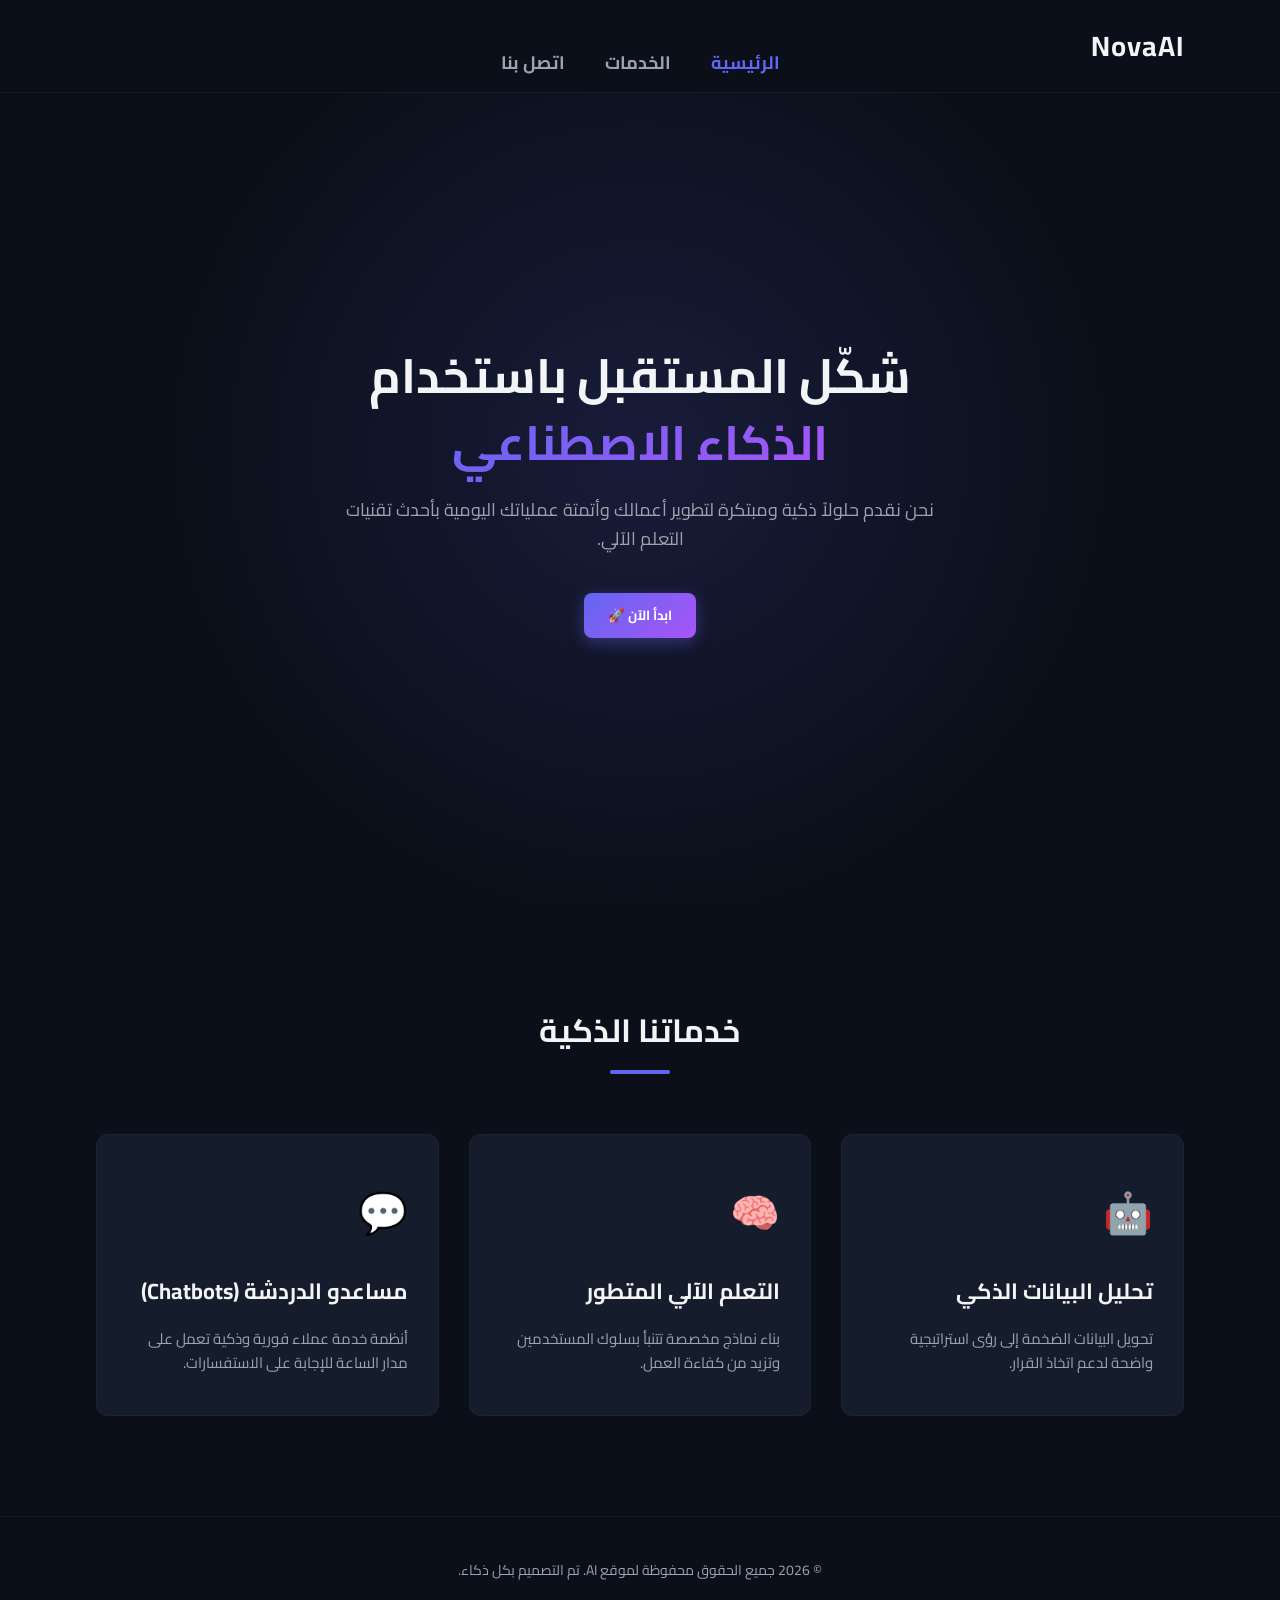
<file: index.html>
<!DOCTYPE html>
<html lang="ar" dir="rtl">
<head>
    <meta charset="UTF-8">
    <meta name="description" content="منصة ذكية للمحادثات الفورية والمكالمات الصوتية المباشرة مع مساعدك الشخصي NovaAI.">
    <meta name="viewport" content="width=device-width, initial-scale=1.0">
    <title>Nova AI</title>
    <link rel="stylesheet" href="style.css">
    <link rel="preconnect" href="https://fonts.googleapis.com">
    <link rel="preconnect" href="https://fonts.gstatic.com" crossorigin>
    <link href="https://fonts.googleapis.com/css2?family=Cairo:wght@300;400;700&display=swap" rel="stylesheet">
    
    <style>
        .modal-overlay {
            display: none;
            position: fixed;
            top: 0; left: 0; width: 100%; height: 100%;
            background-color: rgba(11, 15, 25, 0.85);
            backdrop-filter: blur(8px);
            justify-content: center;
            align-items: center;
            z-index: 9999;
        }

        .auth-container {
            background-color: #151c2c;
            padding: 30px;
            border-radius: 16px;
            box-shadow: 0 10px 40px rgba(0, 0, 0, 0.5);
            border: 1px solid rgba(255, 255, 255, 0.05);
            width: 90%;
            max-width: 400px;
            display: flex;
            flex-direction: column;
            gap: 15px;
            position: relative;
            color: #f3f4f6;
            text-align: right;
        }

        .close-modal {
            position: absolute;
            top: 15px; left: 15px;
            color: #9ca3af;
            cursor: pointer;
            font-size: 24px;
            line-height: 1;
        }
        .close-modal:hover { color: white; }

        .auth-container h3 {
            text-align: center;
            margin-bottom: 10px;
            font-size: 22px;
            font-weight: 700;
        }

        .auth-input {
            width: 100%;
            background-color: #0b0f19;
            border: 1px solid rgba(255, 255, 255, 0.1);
            padding: 12px 15px;
            border-radius: 8px;
            color: white;
            font-size: 14px;
            outline: none;
            transition: border-color 0.3s;
            text-align: right;
        }

        .auth-input:focus { border-color: #6366f1; }

        .auth-btn {
            background: linear-gradient(135deg, #6366f1, #a855f7);
            color: white;
            border: none;
            padding: 12px;
            border-radius: 8px;
            font-weight: bold;
            cursor: pointer;
            font-size: 16px;
            transition: opacity 0.3s;
        }
        .auth-btn:hover { opacity: 0.9; }

        .auth-toggle {
            font-size: 13px;
            color: #9ca3af;
            text-align: center;
            cursor: pointer;
            text-decoration: underline;
        }
    </style>
</head>
<body>

    <header>
        <div class="container navbar">
            <div class="logo">Nova<span>AI</span></div>
            <nav>
                <ul class="nav-links">
                    <li><a href="index.html" class="active">الرئيسية</a></li>
                    <li><a href="services.html">الخدمات</a></li>
                    <li><a href="contact.html">اتصل بنا</a></li>
                </ul>
            </nav>
        </div>
    </header>

    <section class="hero">
        <div class="container hero-content">
            <h1>شكّل المستقبل باستخدام <br><span>الذكاء الاصطناعي</span></h1>
            <p>نحن نقدم حلولاً ذكية ومبتكرة لتطوير أعمالك وأتمتة عملياتك اليومية بأحدث تقنيات التعلم الآلي.</p>
            <div class="hero-buttons">
                <button onclick="openAuthModal()" class="btn btn-primary" style="border:none; cursor:pointer;">ابدأ الآن 🚀</button>
            </div>
        </div>
    </section>

    <section class="services">
        <div class="container">
            <h2 class="section-title">خدماتنا الذكية</h2>
            <div class="services-grid">
                
                <div class="card">
                    <div class="card-icon">🤖</div>
                    <h3>تحليل البيانات الذكي</h3>
                    <p>تحويل البيانات الضخمة إلى رؤى استراتيجية واضحة لدعم اتخاذ القرار.</p>
                </div>

                <div class="card">
                    <div class="card-icon">🧠</div>
                    <h3>التعلم الآلي المتطور</h3>
                    <p>بناء نماذج مخصصة تتنبأ بسلوك المستخدمين وتزيد من كفاءة العمل.</p>
                </div>

                <div class="card">
                    <div class="card-icon">💬</div>
                    <h3>مساعدو الدردشة (Chatbots)</h3>
                    <p>أنظمة خدمة عملاء فورية وذكية تعمل على مدار الساعة للإجابة على الاستفسارات.</p>
                </div>

            </div>
        </div>
    </section>

    <div class="modal-overlay" id="authModal">
        <div class="auth-container">
            <span class="close-modal" onclick="closeAuthModal()">&times;</span>
            <h3 id="authTitle">تسجيل الدخول إلى NovaAI</h3>
            <input type="text" id="authName" class="auth-input" placeholder="الاسم الكامل" style="display: none;">
            <input type="email" id="authEmail" class="auth-input" placeholder="البريد الإلكتروني">
            <input type="password" id="authPass" class="auth-input" placeholder="كلمة المرور">
            <button class="auth-btn" id="authSubmitBtn" onclick="handleAuth()">دخول الآن</button>
            <div class="auth-toggle" id="authToggle" onclick="toggleAuthMode()">ليس لديك حساب؟ إنشاء حساب جديد</div>
        </div>
    </div>

    <footer>
        <p>&copy; 2026 جميع الحقوق محفوظة لموقع AI. تم التصميم بكل ذكاء.</p>
    </footer>

    <script>
        let isSignUpMode = false;

        function openAuthModal() {
            // إذا كان المستخدم قد سجل دخوله مسبقاً ولم يقم بعمل تسجيل خروج، يتم نقله فوراً لصفحة الذكاء الاصطناعي
            if (localStorage.getItem('nova_current_user')) {
                window.location.href = "ai.html";
            } else {
                document.getElementById('authModal').style.display = "flex";
            }
        }

        function closeAuthModal() {
            document.getElementById('authModal').style.display = "none";
        }

        function toggleAuthMode() {
            isSignUpMode = !isSignUpMode;
            const nameInput = document.getElementById('authName');
            const title = document.getElementById('authTitle');
            const btn = document.getElementById('authSubmitBtn');
            const toggleText = document.getElementById('authToggle');

            if (isSignUpMode) {
                title.innerText = "إنشاء حساب جديد";
                nameInput.style.display = "block";
                btn.innerText = "تسجيل الحساب";
                toggleText.innerText = "لديك حساب بالفعل؟ تسجيل الدخول";
            } else {
                title.innerText = "تسجيل الدخول إلى NovaAI";
                nameInput.style.display = "none";
                btn.innerText = "دخول الآن";
                toggleText.innerText = "ليس لديك حساب؟ إنشاء حساب جديد";
            }
        }

        function handleAuth() {
            const name = document.getElementById('authName').value.trim();
            const email = document.getElementById('authEmail').value.trim().toLowerCase();
            const pass = document.getElementById('authPass').value.trim();

            if (!email || !pass || (isSignUpMode && !name)) {
                alert("يرجى تعبئة كافة البيانات المطلوبة.");
                return;
            }

            let registeredUsers = JSON.parse(localStorage.getItem('nova_registered_users')) || {};

            if (isSignUpMode) {
                if (registeredUsers[email]) {
                    alert("هذا البريد الإلكتروني مسجل مسبقاً!");
                    return;
                }
                // حفظ بيانات الحساب الجديد بشكل منفصل
                registeredUsers[email] = { name: name, pass: pass };
                localStorage.setItem('nova_registered_users', JSON.stringify(registeredUsers));
                localStorage.setItem('nova_current_user', JSON.stringify({ email: email, name: name }));
            } else {
                // التحقق من صحة بيانات الحساب الفردي
                if (!registeredUsers[email] || registeredUsers[email].pass !== pass) {
                    alert("البريد الإلكتروني أو كلمة المرور غير صحيحة.");
                    return;
                }
                localStorage.setItem('nova_current_user', JSON.stringify({ email: email, name: registeredUsers[email].name }));
            }

            // الانتقال الفوري لصفحة الشات بعد التوثيق الناجح
            window.location.href = "ai.html";
        }
    </script>
</body>
</html>
</file>
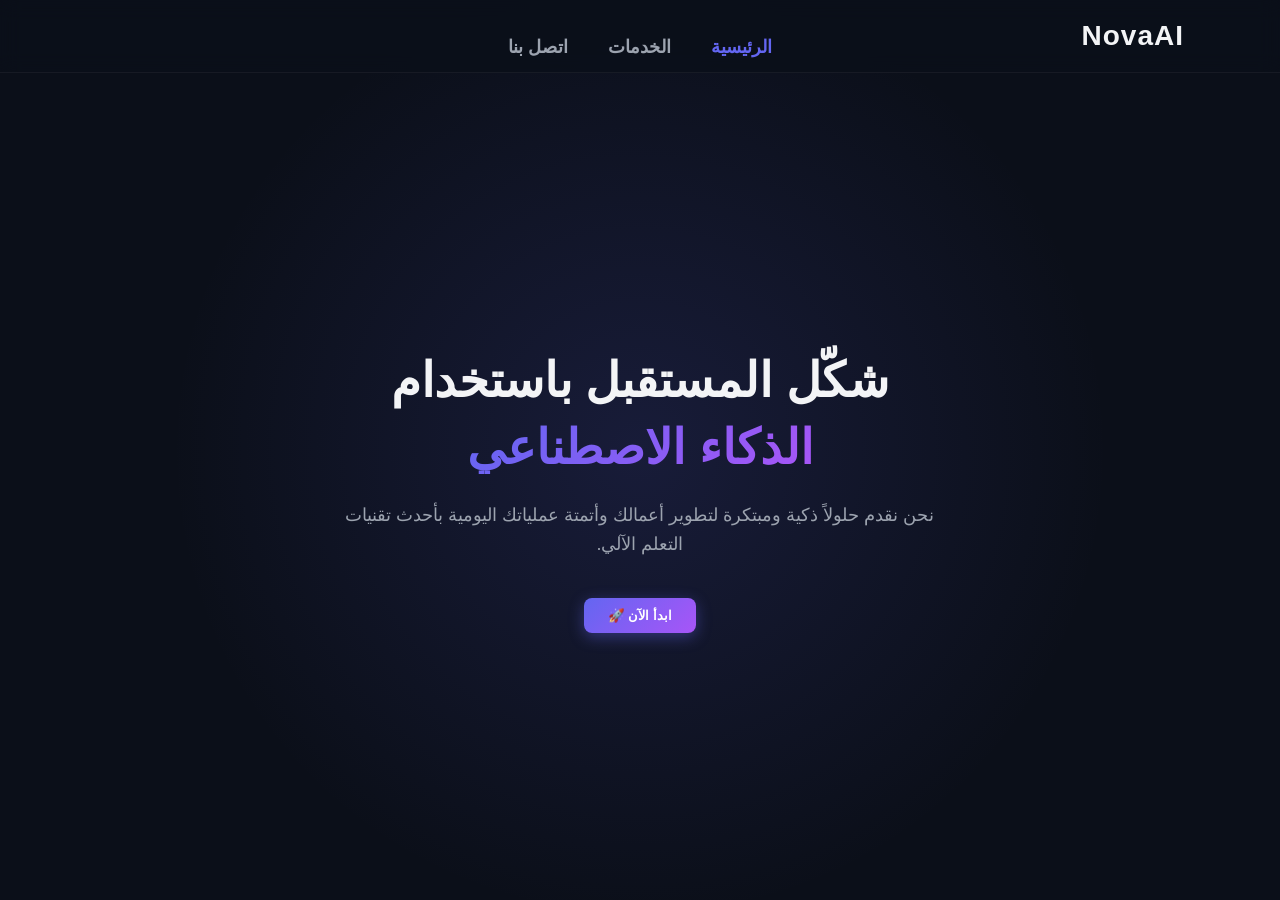
<file: ai.html>
<!DOCTYPE html>
<html lang="ar" dir="rtl">
<head>
    <meta charset="UTF-8">
    <meta name="viewport" content="width=device-width, initial-scale=1.0">
    <title>Nova AI</title>
    <link rel="stylesheet" href="style.css">
    <link rel="preconnect" href="https://fonts.googleapis.com">
    <link rel="preconnect" href="https://fonts.gstatic.com" crossorigin>
    <link href="https://fonts.googleapis.com/css2?family=Cairo:wght@300;400;700&display=swap" rel="stylesheet">
</head>
<style>
        * {
            margin: 0;
            padding: 0;
            box-sizing: border-box;
            font-family: 'Cairo', sans-serif;
        }

        :root {
            --bg-color: #0b0f19;
            --card-bg: #151c2c;
            --sidebar-bg: #0f1524;
            --primary-color: #6366f1;
            --secondary-color: #a855f7;
            --text-color: #f3f4f6;
            --text-muted: #9ca3af;
            --active-chat: rgba(99, 102, 241, 0.15);
            --danger-color: #ef4444;
            --success-color: #10b981;
        }

        body {
            background-color: var(--bg-color);
            color: var(--text-color);
            display: flex;
            height: 100vh;
            overflow: hidden;
            position: relative;
        }

        /* --- التعديل الخرافي الجديد: تكبير الضوء لأقصى درجة وزيادة قوته ووضوحه --- */
        body::before {
            content: "";
            position: absolute;
            top: 30%; /* رفعه للأعلى للشمال أكثر */
            left: 35%; 
            transform: translate(-50%, -50%);
            width: 1200px; /* تكبير الحجم بشكل هائل من 800px إلى 1200px ليغطي الخلفية بالكامل */
            height: 1200px;
            /* زيادة opacity الألوان لـ 0.28 و 0.12 ليصبح الضوء واضح جداً ومشبع */
            background: radial-gradient(circle, rgba(168, 85, 247, 0.28) 0%, rgba(99, 102, 241, 0.12) 40%, transparent 70%);
            pointer-events: none; 
            z-index: 0;
            filter: blur(60px); /* زيادة التمويه للحفاظ على انسيابية ونعومة الإضاءة العملاقة */
        }

        /* --- القائمة الجانبية (Sidebar) --- */
        .sidebar {
            width: 280px;
            background-color: var(--sidebar-bg);
            border-left: 1px solid rgba(255, 255, 255, 0.05);
            display: flex;
            flex-direction: column;
            padding: 15px;
            height: 100%;
            position: relative;
            z-index: 2;
        }

        .user-badge {
            background: rgba(255, 255, 255, 0.03);
            padding: 10px;
            border-radius: 8px;
            margin-bottom: 15px;
            font-size: 13px;
            border: 1px solid rgba(255, 255, 255, 0.05);
            color: var(--text-muted);
            text-align: center;
        }
        .user-badge strong { color: white; }

        .new-chat-btn {
            background: linear-gradient(135deg, var(--primary-color), var(--secondary-color));
            color: white;
            border: none;
            padding: 12px;
            border-radius: 10px;
            font-size: 15px;
            font-weight: bold;
            cursor: pointer;
            display: flex;
            align-items: center;
            justify-content: center;
            gap: 10px;
            margin-bottom: 15px;
        }

        .about-me-container {
            margin-bottom: 15px;
            background: rgba(255, 255, 255, 0.02);
            border: 1px solid rgba(255, 255, 255, 0.05);
            border-radius: 8px;
            overflow: hidden;
        }

        .about-me-toggle {
            width: 100%;
            background: none;
            border: none;
            color: var(--text-color);
            padding: 10px;
            font-size: 13px;
            font-weight: bold;
            text-align: right;
            cursor: pointer;
            display: flex;
            justify-content: space-between;
            align-items: center;
            transition: background 0.3s;
        }
        .about-me-toggle:hover { background: rgba(255, 255, 255, 0.03); }

        .about-me-content {
            display: none;
            padding: 10px;
            border-top: 1px solid rgba(255, 255, 255, 0.05);
            flex-direction: column;
            gap: 8px;
        }

        .about-me-content textarea {
            width: 100%;
            height: 70px;
            background-color: var(--bg-color);
            border: 1px solid rgba(255, 255, 255, 0.1);
            border-radius: 6px;
            color: white;
            padding: 8px;
            font-size: 12px;
            resize: none;
            outline: none;
            font-family: 'Cairo', sans-serif;
        }

        .save-about-btn {
            background-color: var(--primary-color);
            color: white;
            border: none;
            padding: 6px;
            border-radius: 4px;
            font-size: 12px;
            font-weight: bold;
            cursor: pointer;
            transition: opacity 0.3s;
        }
        .save-about-btn:hover { opacity: 0.9; }

        .history-title {
            font-size: 12px;
            color: var(--text-muted);
            margin-bottom: 10px;
            font-weight: bold;
        }

        .chats-list {
            flex: 1;
            overflow-y: auto;
            display: flex;
            flex-direction: column;
            gap: 8px;
        }

        .chat-item {
            padding: 10px 12px;
            background-color: rgba(255, 255, 255, 0.02);
            border-radius: 8px;
            cursor: pointer;
            font-size: 14px;
            display: flex;
            align-items: center;
            justify-content: space-between;
            transition: all 0.3s;
            border: 1px solid transparent;
            gap: 10px;
        }

        .chat-item-text {
            flex: 1;
            white-space: nowrap;
            overflow: hidden;
            text-overflow: ellipsis;
        }

        .chat-item:hover, .chat-item.active {
            background-color: var(--active-chat);
            border-color: rgba(99, 102, 241, 0.3);
            color: white;
        }

        .delete-chat-btn {
            background: none;
            border: none;
            color: var(--text-muted);
            cursor: pointer;
            font-size: 14px;
            padding: 2px 5px;
            border-radius: 4px;
            transition: all 0.2s;
            display: flex;
            align-items: center;
            justify-content: center;
        }
        .delete-chat-btn:hover {
            color: #f87171;
            background-color: rgba(239, 68, 68, 0.15);
        }

        .sidebar-footer {
            padding-top: 15px;
            border-top: 1px solid rgba(255, 255, 255, 0.05);
            display: flex;
            flex-direction: column;
            gap: 10px;
        }

        .home-btn {
            background-color: rgba(99, 102, 241, 0.1);
            color: #a5b4fc;
            border: 1px solid rgba(99, 102, 241, 0.2);
            padding: 10px;
            border-radius: 8px;
            cursor: pointer;
            font-size: 14px;
            font-weight: bold;
            text-align: center;
            text-decoration: none;
            transition: all 0.3s;
        }
        .home-btn:hover {
            background-color: rgba(99, 102, 241, 0.2);
            color: white;
        }

        .logout-btn {
            background-color: rgba(239, 68, 68, 0.1);
            color: #f87171;
            border: 1px solid rgba(239, 68, 68, 0.2);
            padding: 10px;
            border-radius: 8px;
            cursor: pointer;
            font-size: 14px;
            font-weight: bold;
            text-align: center;
            transition: all 0.3s;
        }
        .logout-btn:hover { background-color: rgba(239, 68, 68, 0.2); }

        /* --- منطقة الشات الرئيسية --- */
        .main-chat {
            flex: 1;
            display: flex;
            flex-direction: column;
            background-color: transparent; 
            height: 100%;
            position: relative;
            z-index: 1;
        }

        .ai-header {
            padding: 20px;
            background-color: rgba(21, 28, 44, 0.6); /* زيادة الشفافية لتجعل الضوء العملاق يسطع من الخلف */
            backdrop-filter: blur(12px);
            border-bottom: 1px solid rgba(255, 255, 255, 0.05);
            display: flex;
            align-items: center;
            justify-content: space-between;
        }

        .ai-header h2 { font-size: 18px; }
        .ai-header h2 span { color: var(--primary-color); }

        .header-controls {
            display: flex;
            align-items: center;
            gap: 12px;
        }

        .voice-selector {
            background-color: var(--bg-color);
            color: var(--text-color);
            border: 1px solid rgba(255, 255, 255, 0.1);
            padding: 8px 12px;
            border-radius: 8px;
            font-size: 13px;
            outline: none;
            cursor: pointer;
            font-family: 'Cairo', sans-serif;
        }

        .voice-selector option {
            background-color: var(--card-bg);
        }

        .call-btn {
            background-color: rgba(16, 185, 129, 0.1);
            color: var(--success-color);
            border: 1px solid rgba(16, 185, 129, 0.2);
            padding: 8px 16px;
            border-radius: 20px;
            cursor: pointer;
            font-weight: bold;
            display: flex;
            align-items: center;
            gap: 8px;
            transition: all 0.3s;
        }
        .call-btn.in-call {
            background-color: rgba(239, 68, 68, 0.2);
            color: var(--danger-color);
            border-color: rgba(239, 68, 68, 0.3);
            animation: pulse 1.5s infinite;
        }

        .chat-box {
            flex: 1;
            padding: 20px;
            overflow-y: auto;
            display: flex;
            flex-direction: column;
            gap: 20px;
            background: transparent;
        }

        .message {
            max-width: 75%;
            padding: 14px 18px;
            border-radius: 12px;
            line-height: 1.6;
            font-size: 15px;
            word-wrap: break-word;
            box-shadow: 0 4px 15px rgba(0, 0, 0, 0.1);
        }

        .message.bot { background-color: rgba(21, 28, 44, 0.8); border: 1px solid rgba(255, 255, 255, 0.05); align-self: flex-start; border-top-right-radius: 2px;}
        .message.user { background: linear-gradient(135deg, var(--primary-color), var(--secondary-color)); color: white; align-self: flex-end; border-top-left-radius: 2px;}
        .message.error { background-color: rgba(239, 68, 68, 0.1); color: #f87171; align-self: center; font-size: 13px; }

        .input-area {
            padding: 20px;
            border-top: 1px solid rgba(255, 255, 255, 0.05);
            background-color: rgba(21, 28, 44, 0.6);
            backdrop-filter: blur(12px);
        }

        .input-wrapper {
            display: flex;
            gap: 12px;
            max-width: 900px;
            margin: 0 auto;
            width: 100%;
            align-items: center;
        }

        .input-wrapper input {
            flex: 1;
            background-color: var(--bg-color);
            border: 1px solid rgba(255, 255, 255, 0.1);
            padding: 14px 20px;
            border-radius: 10px;
            color: white;
            outline: none;
        }

        .voice-btn {
            background-color: rgba(255, 255, 255, 0.03);
            color: var(--text-muted);
            border: 1px solid rgba(255, 255, 255, 0.1);
            width: 48px;
            height: 48px;
            border-radius: 10px;
            cursor: pointer;
            font-size: 20px;
            display: flex;
            align-items: center;
            justify-content: center;
            transition: all 0.3s;
        }
        .voice-btn.recording {
            background-color: rgba(239, 68, 68, 0.2);
            color: var(--danger-color);
            border-color: var(--danger-color);
            animation: pulse 1.5s infinite;
        }

        .send-btn {
            background: linear-gradient(135deg, var(--primary-color), var(--secondary-color));
            color: white;
            border: none;
            height: 48px;
            padding: 0 24px;
            border-radius: 10px;
            font-weight: 700;
            cursor: pointer;
        }

        @keyframes pulse {
            0% { transform: scale(1); }
            50% { transform: scale(1.04); box-shadow: 0 0 15px rgba(239, 68, 68, 0.4); }
            100% { transform: scale(1); }
        }

        @media (max-width: 768px) {
            body { flex-direction: column; }
            .sidebar { width: 100%; height: auto; max-height: 320px; border-left: none; border-bottom: 1px solid rgba(255, 255, 255, 0.05); overflow-y: auto;}
            body::before { width: 500px; height: 500px; top: 35%; left: 50%; }
        }
    </style>
    <link href="https://fonts.googleapis.com/css2?family=Cairo:wght@400;700&display=swap" rel="stylesheet">
</head>
<body>

    <div class="sidebar">
        <div class="user-badge" id="userBadge">مرحباً، <strong>مستخدم</strong></div>
        <button class="new-chat-btn" onclick="startNewChat()">📝 محادثة جديدة</button>
        
        <div class="about-me-container">
            <button class="about-me-toggle" onclick="toggleAboutMePanel()">👤 عرّفني عن نفسك <span id="aboutArrow">▼</span></button>
            <div class="about-me-content" id="aboutMeContent">
                <textarea id="aboutMeText" placeholder="اكتب هنا ماذا تحب، ماذا تكره، مجال عملك، أو كيف ترغب أن يناديك الـ AI..."></textarea>
                <button class="save-about-btn" onclick="saveAboutMeData()">حفظ البيانات 💾</button>
            </div>
        </div>

        <div class="history-title">محادثاتك الحالية</div>
        <div class="chats-list" id="chatsList"></div>
        
        <div class="sidebar-footer">
            <a href="index.html" class="home-btn" onclick="stopLiveCallUI()">🏠 الصفحة الرئيسية</a>
            <button class="logout-btn" onclick="handleLogout()">تسجيل الخروج 🚪</button>
        </div>
    </div>

    <div class="main-chat">
        <div class="ai-header">
            <h2>🤖 مساعد <span>NovaAI</span> المباشر</h2>
            
            <div class="header-controls">
                <select id="genderVoiceSelect" class="voice-selector" onchange="window.speechSynthesis.cancel()">
                    <option value="female">👤 صوت أنثى</option>
                    <option value="male">👨 صوت ذكر</option>
                </select>
                <button class="call-btn" id="callBtn" onclick="toggleLiveCall()">📞 مكالمة صوتية</button>
            </div>
        </div>
        <div class="chat-box" id="chatBox"></div>
        <div class="input-area">
            <div class="input-wrapper">
                <button class="voice-btn" id="voiceBtn" onclick="toggleVoiceRecord()">🎙️</button>
                <input type="text" id="userInput" placeholder="اكتب سؤالك أو استخدم الفويس..." onkeypress="checkEnter(event)">
                <button class="send-btn" onclick="sendMessage()">إرسال ✨</button>
            </div>
        </div>
    </div>

    <script>
        let currentUser = JSON.parse(localStorage.getItem('nova_current_user')) || null;
        let userChats = {};
        let currentChatId = "";
        
        let recognition;
        let isRecording = false;
        let isCallActive = false;
        let shouldKeepListening = false;

        window.onload = function() {
            if (!currentUser) {
                window.location.href = "index.html";
                return;
            }
            document.getElementById('userBadge').innerHTML = `مرحباً، <strong>${currentUser.name}</strong>`;
            
            userChats = JSON.parse(localStorage.getItem(`chats_${currentUser.email}`)) || {};
            currentChatId = localStorage.getItem(`current_id_${currentUser.email}`) || "";

            const savedAbout = localStorage.getItem(`about_${currentUser.email}`) || "";
            document.getElementById('aboutMeText').value = savedAbout;

            if (Object.keys(userChats).length === 0 || !currentChatId) {
                startNewChat();
            } else {
                renderSidebar();
                loadChat(currentChatId);
            }

            initSpeechRecognition();
            
            if (typeof speechSynthesis !== 'undefined' && speechSynthesis.onvoiceschanged !== undefined) {
                speechSynthesis.onvoiceschanged = () => {};
            }
        };

        function toggleAboutMePanel() {
            const panel = document.getElementById('aboutMeContent');
            const arrow = document.getElementById('aboutArrow');
            if (panel.style.display === 'flex') {
                panel.style.display = 'none';
                arrow.innerText = '▼';
            } else {
                panel.style.display = 'flex';
                arrow.innerText = '▲';
            }
        }

        function saveAboutMeData() {
            const text = document.getElementById('aboutMeText').value.trim();
            localStorage.setItem(`about_${currentUser.email}`, text);
            alert("تم حفظ بيانات اهتماماتك بنجاح! الـ AI سيعتمد عليها في الردود القادمة البطل. ⚡");
            toggleAboutMePanel();
        }

        function getSystemPrompt(isCall = false) {
            const personalInfo = localStorage.getItem(`about_${currentUser.email}`) || "";
            let basePrompt = "أنت مساعد ذكي واسمك NovaAI وتجيب دائما باللغة العربية باختصار وسرعة.";
            
            if (isCall) {
                basePrompt = "أنت مساعد ذكي في مكالمة صوتية حية. أجب دائماً باللغة العربية باختصار شديد ومباشر (سطر واحد فقط).";
            }

            if (personalInfo) {
                basePrompt += `\nمعلومات هامة جداً عن المستخدم يجب أن تبني إجابتك وتفضيلاتك وتعاملك معها بناءً عليها: [ ${personalInfo} ]`;
            }
            return basePrompt;
        }

        function initSpeechRecognition() {
            window.SpeechRecognition = window.SpeechRecognition || window.webkitSpeechRecognition;
            if (window.SpeechRecognition) {
                recognition = new SpeechRecognition();
                recognition.continuous = false;
                recognition.lang = 'ar-SA';
                recognition.interimResults = false;

                recognition.onresult = function(event) {
                    const resultText = event.results[0][0].transcript;
                    if (isCallActive) {
                        sendLiveCallMessage(resultText);
                    } else {
                        document.getElementById('userInput').value = resultText;
                        stopVoiceUI();
                    }
                };

                recognition.onerror = function() {
                    if (isCallActive && shouldKeepListening) {
                        try { recognition.start(); } catch(e){}
                    }
                };

                recognition.onend = function() {
                    if (isRecording) stopVoiceUI();
                    if (isCallActive && shouldKeepListening && !window.speechSynthesis.speaking) {
                        try { recognition.start(); } catch(e){}
                    }
                };
            }
        }

        function toggleVoiceRecord() {
            if (!recognition) {
                alert("متصفحك لا يدعم التعرف على الصوت.");
                return;
            }
            if (isRecording) {
                recognition.stop();
                stopVoiceUI();
            } else {
                if (isCallActive) toggleLiveCall();
                isRecording = true;
                document.getElementById('voiceBtn').classList.add('recording');
                document.getElementById('userInput').placeholder = "جاري الاستماع لصوتك... تكلم الآن";
                recognition.start();
            }
        }

        function stopVoiceUI() {
            isRecording = false;
            document.getElementById('voiceBtn').classList.remove('recording');
            document.getElementById('userInput').placeholder = "اكتب سؤالك أو استخدم الفويس...";
        }

        function toggleLiveCall() {
            if (!recognition) {
                alert("متصفحك لا يدعم المكالمات الصوتية الذكية.");
                return;
            }
            if (isCallActive) {
                stopLiveCallUI();
            } else {
                if (isRecording) toggleVoiceRecord();
                isCallActive = true;
                shouldKeepListening = true;
                document.getElementById('callBtn').classList.add('in-call');
                document.getElementById('callBtn').innerText = "🛑 إنهاء المكالمة";
                speakText("أهلاً بك، تم بدء الاتصال بنجاح. أنا أستمع إليك الآن تفضل.");
                
                setTimeout(() => {
                    if (isCallActive) {
                        try { recognition.start(); } catch(e){}
                    }
                }, 4000);
            }
        }

        function stopLiveCallUI() {
            isCallActive = false;
            shouldKeepListening = false;
            window.speechSynthesis.cancel();
            if (recognition) {
                try { recognition.stop(); } catch(e){}
            }
            document.getElementById('callBtn').classList.remove('in-call');
            document.getElementById('callBtn').innerText = "📞 مكالمة صوتية";
        }

        function speakText(text) {
            window.speechSynthesis.cancel();
            const utterance = new SpeechSynthesisUtterance(text);
            utterance.lang = 'ar-SA';
            
            const selectedGender = document.getElementById('genderVoiceSelect').value;
            const voices = window.speechSynthesis.getVoices();
            
            let arabicVoices = voices.filter(voice => voice.lang.includes('ar'));
            let targetVoice = null;

            if (selectedGender === 'female') {
                targetVoice = arabicVoices.find(v => 
                    v.name.toLowerCase().includes('female') || 
                    v.name.toLowerCase().includes('mady') || 
                    v.name.toLowerCase().includes('zayd') ||
                    v.name.includes('ليلى') || v.name.includes('مريم') || v.name.includes('زينة')
                );
                utterance.pitch = 1.35; 
                utterance.rate = 1.05; 
            } else {
                targetVoice = arabicVoices.find(v => 
                    v.name.toLowerCase().includes('male') || 
                    v.name.toLowerCase().includes('naim') ||
                    v.name.includes('ماجد') || v.name.includes('طارق')
                );
                utterance.pitch = 0.70; 
                utterance.rate = 0.90; 
            }

            if (targetVoice) {
                utterance.voice = targetVoice;
            } else if (arabicVoices.length > 0) {
                utterance.voice = arabicVoices[0];
            }

            utterance.onend = function() {
                if (isCallActive && shouldKeepListening) {
                    try { recognition.start(); } catch(e){}
                }
            };
            
            window.speechSynthesis.speak(utterance);
        }

        async function sendLiveCallMessage(text) {
            if (text.trim() === '') return;
            
            printMessage('user', text);
            userChats[currentChatId].messages.push({ role: "user", text: text });

            try {
                const systemPrompt = getSystemPrompt(true);
                const encodedPrompt = encodeURIComponent(`${systemPrompt}\nالمستخدم: ${text}`);
                
                const response = await fetch(`https://text.pollinations.ai/${encodedPrompt}?model=openai&cache=false`);
                const aiResponseText = await response.text();
                const cleanReply = aiResponseText.trim();

                printMessage('bot', cleanReply);
                userChats[currentChatId].messages.push({ role: "bot", text: cleanReply });
                saveUserData();
                
                speakText(cleanReply);

            } catch (error) {
                if (isCallActive && shouldKeepListening) {
                    speakText("عذراً، أعد المحاولة.");
                }
            }
        }

        function printMessage(role, text) {
            const chatBox = document.getElementById('chatBox');
            const msgDiv = document.createElement('div');
            msgDiv.className = `message ${role}`;
            msgDiv.innerText = text;
            chatBox.appendChild(msgDiv);
            chatBox.scrollTop = chatBox.scrollHeight;
        }

        function handleLogout() {
            stopLiveCallUI();
            localStorage.removeItem('nova_current_user');
            window.location.href = "index.html";
        }

        function startNewChat() {
            const id = 'chat_' + Date.now();
            userChats[id] = {
                title: "محادثه جديده",
                messages: [{ role: "bot", text: `أهلاً بك يا ${currentUser.name}! كيف يمكنني مساعدتك اليوم؟ ⚡` }]
            };
            currentChatId = id;
            saveUserData();
            renderSidebar();
            loadChat(id);
        }

        function deleteChat(chatId, event) {
            event.stopPropagation();
            if (confirm("هل أنت متأكد من رغبتك في حذف هذه المحادثة نهائياً؟")) {
                if (isCallActive && currentChatId === chatId) { stopLiveCallUI(); }
                delete userChats[chatId];
                saveUserData();
                if (currentChatId === chatId) {
                    const remainingChatIds = Object.keys(userChats);
                    if (remainingChatIds.length > 0) { currentChatId = remainingChatIds[0]; } 
                    else { startNewChat(); return; }
                }
                renderSidebar();
                loadChat(currentChatId);
            }
        }

        function saveUserData() {
            if (currentUser) {
                localStorage.setItem(`chats_${currentUser.email}`, JSON.stringify(userChats));
                localStorage.setItem(`current_id_${currentUser.email}`, currentChatId);
            }
        }

        function renderSidebar() {
            const listContainer = document.getElementById('chatsList');
            listContainer.innerHTML = "";
            const sortedIds = Object.keys(userChats).sort((a, b) => b.split('_')[1] - a.split('_')[1]);

            sortedIds.forEach(id => {
                const item = document.createElement('div');
                item.className = `chat-item ${id === currentChatId ? 'active' : ''}`;
                item.onclick = () => { if(!isCallActive) loadChat(id); };

                const textSpan = document.createElement('span');
                textSpan.className = 'chat-item-text';
                textSpan.innerText = userChats[id].title;

                const deleteBtn = document.createElement('button');
                deleteBtn.className = 'delete-chat-btn';
                deleteBtn.innerHTML = '🗑️';
                deleteBtn.title = 'حذف المحادثة';
                deleteBtn.onclick = (e) => deleteChat(id, e);

                item.appendChild(textSpan);
                item.appendChild(deleteBtn);
                listContainer.appendChild(item);
            });
        }

        function loadChat(id) {
            currentChatId = id;
            saveUserData();
            renderSidebar();

            const chatBox = document.getElementById('chatBox');
            chatBox.innerHTML = "";

            if (userChats[id] && userChats[id].messages) {
                userChats[id].messages.forEach(msg => {
                    printMessage(msg.role, msg.text);
                });
            }
        }

        async function sendMessage() {
            const inputElement = document.getElementById('userInput');
            const messageText = inputElement.value.trim();
            if (messageText === '') return;

            if (userChats[currentChatId].title === "محادثه جديده") {
                userChats[currentChatId].title = messageText.substring(0, 22) + (messageText.length > 22 ? "..." : "");
                renderSidebar();
            }

            printMessage('user', messageText);
            userChats[currentChatId].messages.push({ role: "user", text: messageText });
            inputElement.value = '';

            const chatBox = document.getElementById('chatBox');
            const loadingDiv = document.createElement('div');
            loadingDiv.className = 'message bot';
            loadingDiv.innerText = "جاري الكتابة... ⚡";
            chatBox.appendChild(loadingDiv);
            chatBox.scrollTop = chatBox.scrollHeight;

            try {
                const systemPrompt = getSystemPrompt(false);
                const encodedPrompt = encodeURIComponent(`${systemPrompt}\nالمستخدم: ${messageText}`);
                
                const response = await fetch(`https://text.pollinations.ai/${encodedPrompt}?model=openai&cache=false`);
                const aiResponseText = await response.text();
                
                if (chatBox.contains(loadingDiv)) { chatBox.removeChild(loadingDiv); }

                const cleanReply = aiResponseText.trim();
                printMessage('bot', cleanReply);
                userChats[currentChatId].messages.push({ role: "bot", text: cleanReply });
                saveUserData();

            } catch (error) {
                if (chatBox.contains(loadingDiv)) { chatBox.removeChild(loadingDiv); }
                printMessage('error', "⚠️ حدث خطأ، يرجى إعادة المحاولة.");
            }
        }

        function checkEnter(event) { if (event.key === 'Enter') { sendMessage(); } }
    </script>
</body>
</html>
</file>
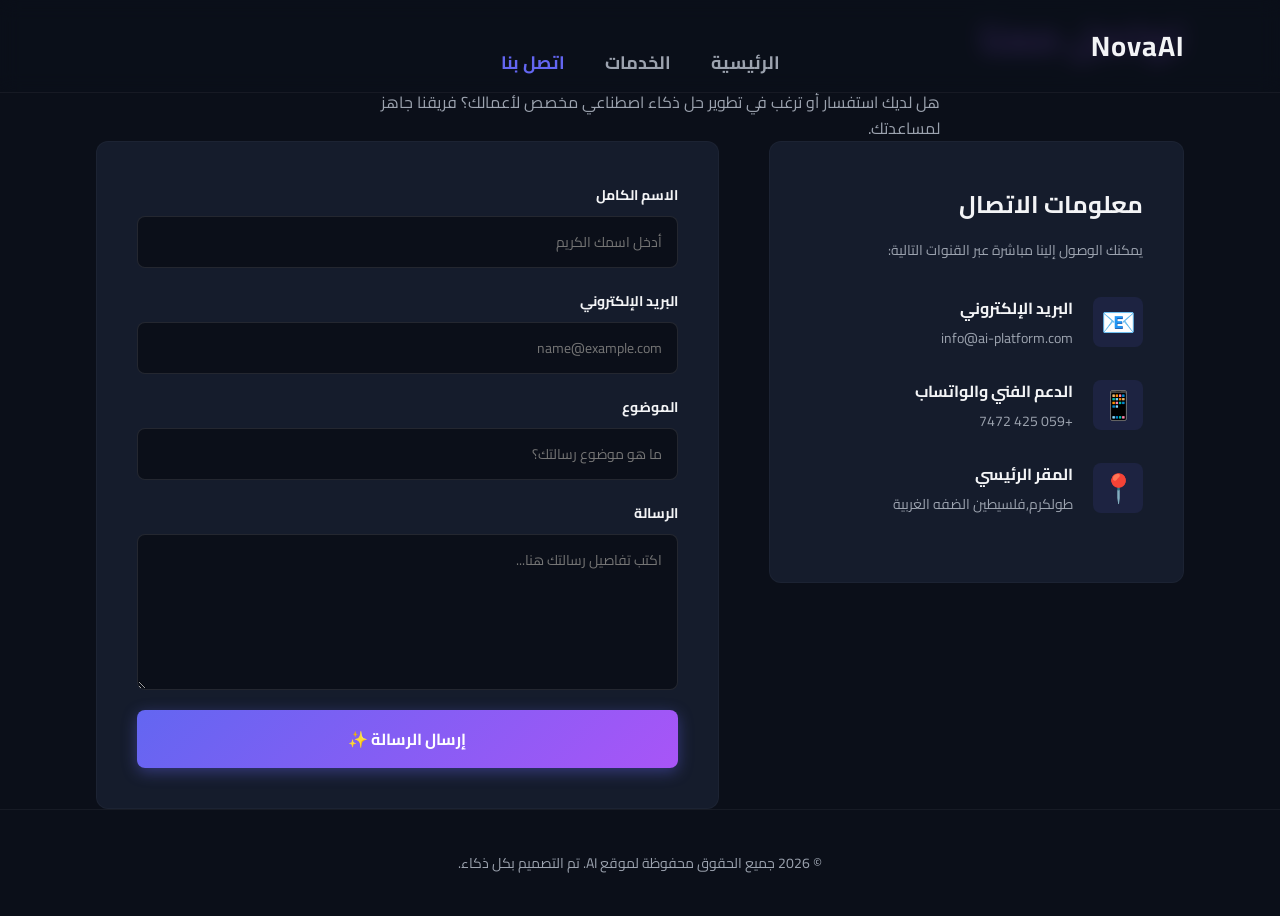
<file: contact.html>
<!DOCTYPE html>
<html lang="ar" dir="rtl">
<head>
    <meta charset="UTF-8">
    <meta name="viewport" content="width=device-width, initial-scale=1.0">
    <title>اتصل بنا - منصة Nova AI</title>
    <link rel="stylesheet" href="style.css">
    <!-- إضافة خطوط جوجل -->
    <link rel="preconnect" href="https://fonts.googleapis.com">
    <link rel="preconnect" href="https://fonts.gstatic.com" crossorigin>
    <link href="https://fonts.googleapis.com/css2?family=Cairo:wght@300;400;700&display=swap" rel="stylesheet">
</head>
<body>

    <!-- شريط التنقل (Navbar) -->
    <header>
        <div class="container navbar">
            <div class="logo">Nova<span>AI</span></div>
            <nav>
                <ul class="nav-links">
                    <li><a href="index.html">الرئيسية</a></li>
                    <li><a href="services.html">الخدمات</a></li>
                    <li><a href="contact.html" class="active">اتصل بنا</a></li>
                </ul>
            </nav>
        </div>
    </header>

    <!-- قسم عنوان الصفحة (Page Header) -->
    <section class="page-header">
        <div class="container">
            <h1>تواصل معنا</h1>
            <p>هل لديك استفسار أو ترغب في تطوير حل ذكاء اصطناعي مخصص لأعمالك؟ فريقنا جاهز لمساعدتك.</p>
        </div>
    </section>

    <!-- قسم محتوى الاتصال (Contact Content) -->
    <section class="contact-section">
        <div class="container contact-container">
            
            <!-- أولاً: معلومات الاتصال السريعة -->
            <div class="contact-info">
                <h3>معلومات الاتصال</h3>
                <p class="info-desc">يمكنك الوصول إلينا مباشرة عبر القنوات التالية:</p>
                
                <div class="info-item">
                    <span class="info-icon">📧</span>
                    <div>
                        <h4>البريد الإلكتروني</h4>
                        <p>info@ai-platform.com</p>
                    </div>
                </div>

                <div class="info-item">
                    <span class="info-icon">📱</span>
                    <div>
                        <h4>الدعم الفني والواتساب</h4>
                        <p>+059 425 7472</p>
                    </div>
                </div>

                <div class="info-item">
                    <span class="info-icon">📍</span>
                    <div>
                        <h4>المقر الرئيسي</h4>
                        <p>طولكرم,فلسيطين الضفه الغربية</p>
                    </div>
                </div>
            </div>

            <!-- ثانياً: نموذج إرسال الرسائل (Form) -->
            <div class="contact-form-container">
<!-- نموذج إرسال الرسائل المرتبط بحسابك في Formspree -->
<form class="contact-form" action="https://formspree.io/f/mwvdedny" method="POST">
    <div class="form-group">
        <label for="name">الاسم الكامل</label>
        <input type="text" id="name" name="الاسم" placeholder="أدخل اسمك الكريم" required>
    </div>
    
    <div class="form-group">
        <label for="email">البريد الإلكتروني</label>
        <input type="email" id="email" name="البريد_الإلكتروني" placeholder="name@example.com" required>
    </div>

    <div class="form-group">
        <label for="subject">الموضوع</label>
        <input type="text" id="subject" name="الموضوع" placeholder="ما هو موضوع رسالتك؟" required>
    </div>

    <div class="form-group">
        <label for="message">الرسالة</label>
        <textarea id="message" name="الرسالة" rows="5" placeholder="اكتب تفاصيل رسالتك هنا..." required></textarea>
    </div>

    <button type="submit" class="btn btn-primary btn-block">إرسال الرسالة ✨</button>
</form>
            </div>

        </div>
    </section>

    <!-- تذييل الصفحة (Footer) -->
    <footer>
        <p>&copy; 2026 جميع الحقوق محفوظة لموقع AI. تم التصميم بكل ذكاء.</p>
    </footer>

</body>
</html>
</file>
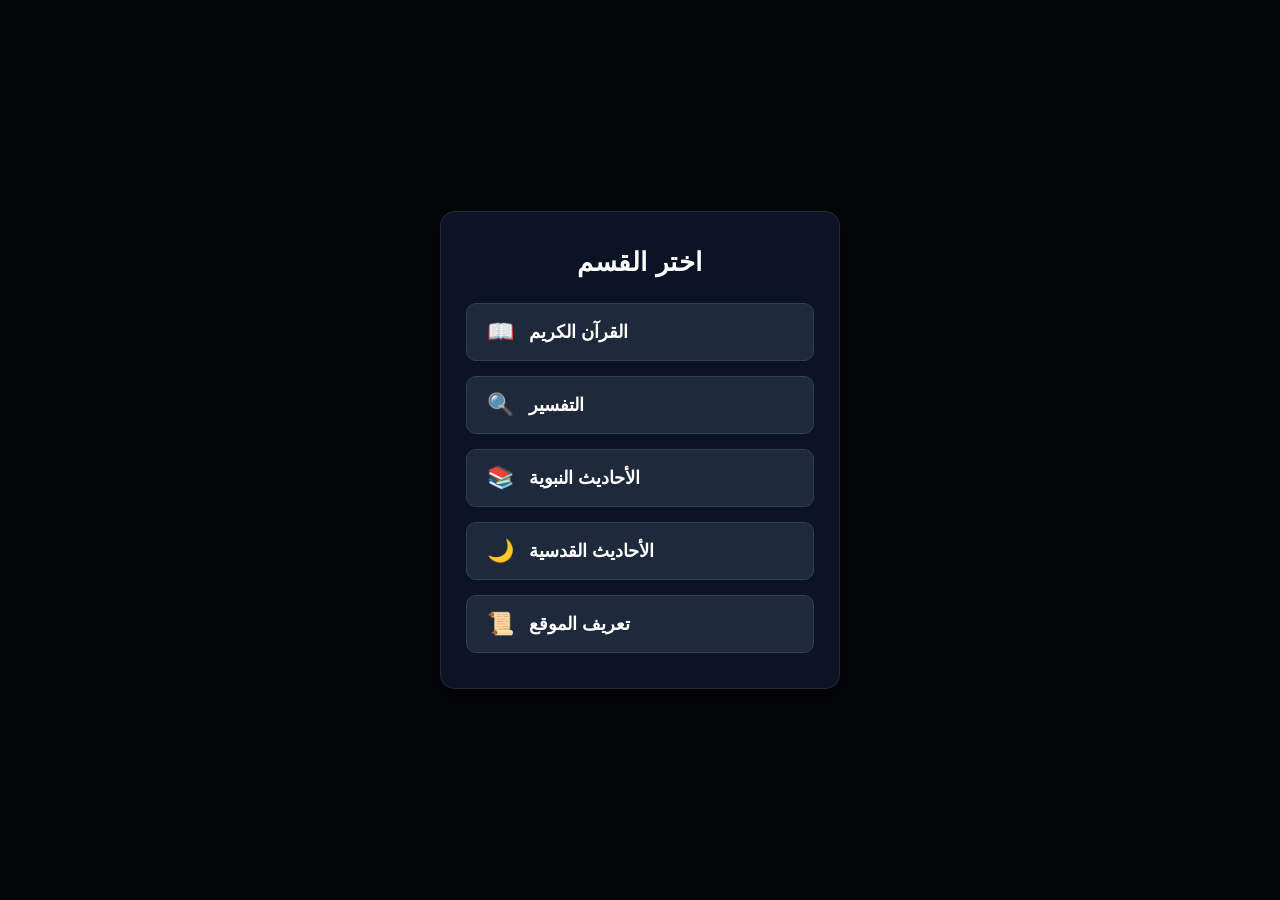
<file: quran.html>
<!DOCTYPE html>
<html lang="en">
<head>
    <meta charset="UTF-8">
    <meta name="viewport" content="width=device-width, initial-scale=1.0">
        <title>كتاب الله</title>
    <link rel="stylesheet" href="style.css">

    <title>اختر القسم</title>
    <style>
        * {
            box-sizing: border-box;
            margin: 0;
            padding: 0;
            font-family: 'Segoe UI', Tahoma, Geneva, Verdana, sans-serif;
        }

        body {
            /* 🛑 هنا يمكنك تغيير الخلفية: ضع اسم صورتك بدلاً من background.jpg */
            background-image: linear-gradient(rgba(0, 0, 0, 0.65), rgba(0, 0, 0, 0.65)), url('https://images.unsplash.com/photo-1564769625905-50e93615e769');
            background-size: cover;
            background-position: center;
            background-repeat: no-repeat;
            background-attachment: fixed;
            height: 100vh;
            display: flex;
            justify-content: center;
            align-items: center;
        }

        .container {
            background: rgba(15, 23, 42, 0.85); /* لون داكن شفاف متناسق مع واجهة الصورة الأصلية */
            padding: 35px 25px;
            border-radius: 15px;
            box-shadow: 0 10px 30px rgba(0, 0, 0, 0.5);
            border: 1px solid rgba(255, 255, 255, 0.1);
            text-align: center;
            width: 90%;
            max-width: 400px;
        }

        h2 {
            color: #ffffff;
            margin-bottom: 25px;
            font-size: 26px;
            font-weight: 600;
            letter-spacing: 0.5px;
        }

        /* جعل الخيارات تترتب عمودياً (تحت بعضها البعض) */
        .options-list {
            display: flex;
            flex-direction: column;
            gap: 15px; 
        }

        .btn {
            display: flex;
            align-items: center;
            justify-content: flex-start; /* لتبدأ الأيقونات والنصوص محاذية لليمين */
            gap: 15px;
            padding: 15px 20px;
            background-color: #1e293b;
            color: #ffffff;
            text-decoration: none;
            font-size: 18px;
            border-radius: 10px;
            border: 1px solid #334155;
            transition: all 0.3s ease;
            cursor: pointer;
        }

        /* تأثيرات حركة عند تمرير الفأرة (Hover) */
        .btn:hover {
            background-color: #3b82f6; /* يتحول للون الأزرق عند التأشير عليه */
            border-color: #60a5fa;
            transform: translateX(-5px); /* حركة خفيفة لليمين تعطي جمالية للتصفح */
            box-shadow: 0 4px 15px rgba(59, 130, 246, 0.4);
        }

        .icon {
            font-size: 22px;
        }
    </style>
</head>
<body>

    <div class="container">
        <h2>اختر القسم</h2>
        
        <div class="options-list">
            <!-- قسم القرآن الكريم -->
            <a href="holy_quran.html" class="btn">
                <span class="icon">📖</span>
                <span>القرآن الكريم</span>
            </a>

            <!-- قسم التفسير -->
            <a href="tafsir.html" class="btn">
                <span class="icon">🔍</span>
                <span>التفسير</span>
            </a>

            <!-- قسم الأحاديث النبوية -->
            <a href="hadith_prophetic.html" class="btn">
                <span class="icon">📚</span>
                <span>الأحاديث النبوية</span>
            </a>

            <!-- قسم الأحاديث القدسية -->
            <a href="hadith_qudsi.html" class="btn">
                <span class="icon">🌙</span>
                <span>الأحاديث القدسية</span>

                            <!-- قسم حبيب -->
            <a href="moqa.html" class="btn">
                <span class="icon">📜</span>
                <span>تعريف الموقع</span>
            </a>

            </a>
        </div>
    </div>

</body>
</html>
</file>
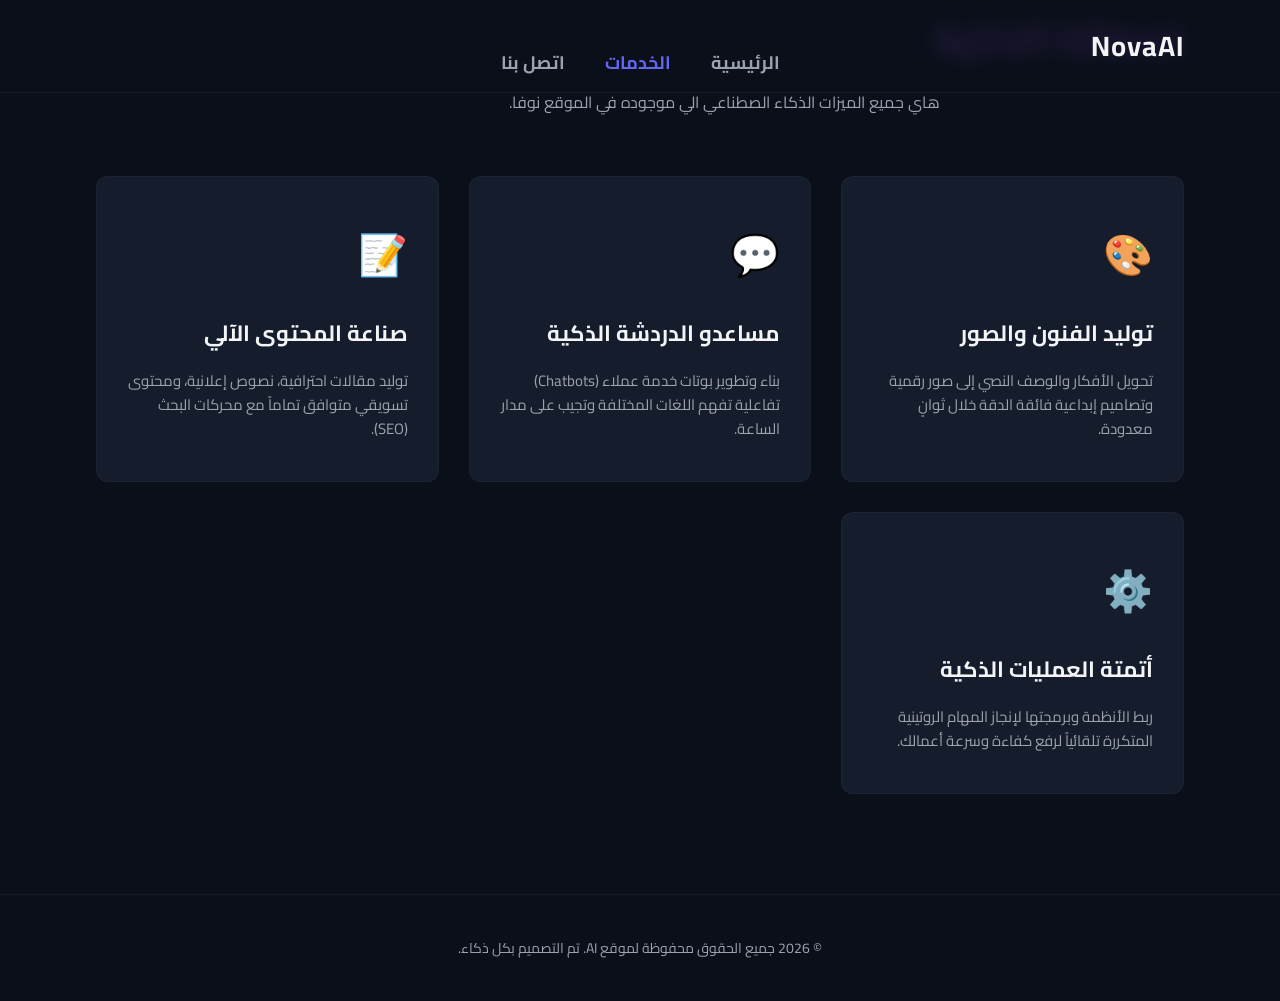
<file: services.html>
<!DOCTYPE html>
<html lang="ar" dir="rtl">
<head>
    <meta charset="UTF-8">
    <meta name="viewport" content="width=device-width, initial-scale=1.0">
    <title>Nova AI</title>
    <link rel="stylesheet" href="style.css">
    <link rel="preconnect" href="https://fonts.googleapis.com">
    <link rel="preconnect" href="https://fonts.gstatic.com" crossorigin>
    <link href="https://fonts.googleapis.com/css2?family=Cairo:wght@300;400;700&display=swap" rel="stylesheet">
</head>
<body>

    <!-- شريط التنقل (Navbar) -->
    <header>
        <div class="container navbar">
            <div class="logo">Nova<span>AI</span></div>
            <nav>
                <ul class="nav-links">
                    <li><a href="index.html">الرئيسية</a></li>
                    <li><a href="services.html" class="active">الخدمات</a></li>
<li><a href="contact.html">اتصل بنا</a></li>
                </ul>
            </nav>
        </div>
    </header>

    <!-- قسم عنوان الصفحة (Page Header) -->
    <section class="page-header">
        <div class="container">
            <h1>خدماتنا الذكية</h1>
            <p>هاي جميع الميزات الذكاء الصطناعي الي موجوده في الموقع نوفا.</p>
        </div>
    </section>

    <!-- قسم الخدمات (Services Section) -->
    <section class="services-page-content">
        <div class="container">
            <div class="services-grid">
                
                <!-- الخدمة الأولى: توليد المحتوى -->
                <div class="card">
                    <div class="card-icon">🎨</div>
                    <h3>توليد الفنون والصور</h3>
                    <p>تحويل الأفكار والوصف النصي إلى صور رقمية وتصاميم إبداعية فائقة الدقة خلال ثوانٍ معدودة.</p>
                </div>

                <!-- الخدمة الثانية: شات بوت -->
                <div class="card">
                    <div class="card-icon">💬</div>
                    <h3>مساعدو الدردشة الذكية</h3>
                    <p>بناء وتطوير بوتات خدمة عملاء (Chatbots) تفاعلية تفهم اللغات المختلفة وتجيب على مدار الساعة.</p>
                </div>

                <!-- الخدمة الثالثة: كتابة المحتوى -->
                <div class="card">
                    <div class="card-icon">📝</div>
                    <h3>صناعة المحتوى الآلي</h3>
                    <p>توليد مقالات احترافية، نصوص إعلانية، ومحتوى تسويقي متوافق تماماً مع محركات البحث (SEO).</p>
                </div>

                <!-- الخدمة الرابعة: الأتمتة -->
                <div class="card">
                    <div class="card-icon">⚙️</div>
                    <h3>أتمتة العمليات الذكية</h3>
                    <p>ربط الأنظمة وبرمجتها لإنجاز المهام الروتينية المتكررة تلقائياً لرفع كفاءة وسرعة أعمالك.</p>
                </div>

            </div>
        </div>
    </section>

    <!-- تذييل الصفحة (Footer) -->
    <footer>
        <p>&copy; 2026 جميع الحقوق محفوظة لموقع AI. تم التصميم بكل ذكاء.</p>
    </footer>

</body>
</html>
</file>
<file: style.css>
/* إعدادات عامة */
* {
    margin: 0;
    padding: 0;
    box-sizing: border-box;
    font-family: 'Cairo', sans-serif;
}

:root {
    --bg-color: #0b0f19;
    --card-bg: #151c2c;
    --primary-color: #6366f1;
    --secondary-color: #a855f7;
    --text-color: #f3f4f6;
    --text-muted: #9ca3af;
}

body {
    background-color: var(--bg-color);
    color: var(--text-color);
    overflow-x: hidden;
}

.container {
    width: 85%;
    max-width: 1200px;
    margin: 0 auto;
}

/* تحديث شريط التنقل للتوسيط الكامل */
header {
    background-color: rgba(11, 15, 25, 0.8);
    backdrop-filter: blur(10px);
    position: fixed;
    width: 100%;
    top: 0;
    z-index: 100;
    border-bottom: 1px solid rgba(255, 255, 255, 0.05);
}

.navbar {
    display: flex;
    justify-content: space-between; /* يحافظ على الشعار في طرفه */
    align-items: center;
    padding: 20px 0;
    position: relative; /* ضرورية ليعمل التوسيط المطلق للقائمة بداخلها */
}

/* تكبير حجم الشعار (اللوجو) */
.logo {
    font-size: 28px; /* كانت 24px */
    font-weight: 700;
    letter-spacing: 1px;
}

/* تكبير حجم روابط القائمة وزيادة المسافة بينها */
.nav-links {
    display: flex;
    list-style: none;
    gap: 40px; /* زدت المسافة بين الكلمات من 30px لـ 40px لتكون مريحة أكثر */
    position: absolute;
    left: 50%;
    transform: translateX(-50%);
}

.nav-links a {
    color: var(--text-muted);
    text-decoration: none;
    transition: color 0.3s;
    font-size: 18px; /* ضفنا حجم الخط هنا لتكبير الروابط */
    font-weight: 700; /* جعلنا الخط عريض (Bold) ليبدو أوضح وأجمل */
}
.nav-links a:hover, .nav-links a.active {
    color: var(--primary-color);
}
/* الأزرار */
.btn {
    display: inline-block;
    padding: 10px 24px;
    border-radius: 8px;
    text-decoration: none;
    font-weight: 700;
    transition: all 0.3s ease;
}

.btn-nav {
    background: linear-gradient(135deg, var(--primary-color), var(--secondary-color));
    color: white;
}

.btn-primary {
    background: linear-gradient(135deg, var(--primary-color), var(--secondary-color));
    color: white;
    box-shadow: 0 4px 15px rgba(99, 102, 241, 0.4);
}

.btn-secondary {
    background: transparent;
    color: white;
    border: 1px solid rgba(255, 255, 255, 0.2);
}

.btn:hover {
    transform: translateY(-2px);
    opacity: 0.9;
}

/* القسم الرئيسي (Hero) */
.hero {
    height: 100vh;
    display: flex;
    align-items: center;
    justify-content: center;
    text-align: center;
    background: radial-gradient(circle at center, rgba(99, 102, 241, 0.15) 0%, transparent 60%);
    padding-top: 80px;
}

.hero-content h1 {
    font-size: 48px;
    line-height: 1.4;
    margin-bottom: 20px;
}

.hero-content h1 span {
    background: linear-gradient(135deg, var(--primary-color), var(--secondary-color));
    -webkit-background-clip: text;
    -webkit-text-fill-color: transparent;
}

.hero-content p {
    color: var(--text-muted);
    font-size: 18px;
    max-width: 600px;
    margin: 0 auto 40px auto;
    line-height: 1.6;
}

.hero-buttons {
    display: flex;
    justify-content: center;
    gap: 20px;
}

/* قسم الخدمات */
.services {
    padding: 100px 0;
}

.section-title {
    text-align: center;
    font-size: 32px;
    margin-bottom: 60px;
    position: relative;
}

.section-title::after {
    content: '';
    display: block;
    width: 60px;
    height: 4px;
    background: var(--primary-color);
    margin: 10px auto 0 auto;
    border-radius: 2px;
}

.services-grid {
    display: grid;
    grid-template-columns: repeat(auto-fit, minmax(300px, 1fr));
    gap: 30px;
}

.card {
    background-color: var(--card-bg);
    padding: 40px 30px;
    border-radius: 12px;
    transition: all 0.3s ease;
    border: 1px solid rgba(255, 255, 255, 0.03);
}

.card:hover {
    transform: translateY(-10px);
    border-color: rgba(99, 102, 241, 0.3);
    box-shadow: 0 10px 30px rgba(0, 0, 0, 0.3);
}

.card-icon {
    font-size: 40px;
    margin-bottom: 20px;
}

.card h3 {
    font-size: 22px;
    margin-bottom: 15px;
}

.card p {
    color: var(--text-muted);
    font-size: 15px;
    line-height: 1.6;
}

/* التذييل */
footer {
    text-align: center;
    padding: 40px 0;
    color: var(--text-muted);
    border-top: 1px solid rgba(255, 255, 255, 0.05);
    font-size: 14px;
}

/* التوافق مع الشاشات الصغيرة */
@media (max-width: 768px) {
    .nav-links, .btn-nav {
        display: none; /* لإبقاء التصميم بسيطاً على الهواتف بدون تعقيد JS */
    }
    .hero-content h1 {
        font-size: 32px;
    }
    .hero-buttons {
        flex-direction: column;
        gap: 15px;
    }
}

-----------------------------------------------services.html---------------------

/* تنسيق خاص بصفحة الخدمات المستقلة */
.page-header {
    padding: 150px 0 50px 0;
    text-align: center;
    background: radial-gradient(circle at top, rgba(168, 85, 247, 0.1) 0%, transparent 50%);
}

.page-header h1 {
    font-size: 40px;
    margin-bottom: 15px;
    background: linear-gradient(135deg, var(--primary-color), var(--secondary-color));
    -webkit-background-clip: text;
    -webkit-text-fill-color: transparent;
}

.page-header p {
    color: var(--text-muted);
    font-size: 16px;
    max-width: 600px;
    margin: 0 auto;
    line-height: 1.6;
}

.services-page-content {
    padding: 60px 0 100px 0;
}

-----------------------------------------------contact.html---------------------



/* تنسيقات صفحة اتصل بنا */
.contact-section {
    padding: 40px 0 100px 0;
}

.contact-container {
    display: grid;
    grid-template-columns: 1fr 1.5fr;
    gap: 50px;
    align-items: start;
}

/* صندوق معلومات الاتصال */
.contact-info {
    background-color: var(--card-bg);
    padding: 40px;
    border-radius: 12px;
    border: 1px solid rgba(255, 255, 255, 0.03);
}

.contact-info h3 {
    font-size: 24px;
    margin-bottom: 10px;
    color: var(--text-color);
}

.info-desc {
    color: var(--text-muted);
    font-size: 14px;
    margin-bottom: 30px;
}

.info-item {
    display: flex;
    align-items: center;
    gap: 20px;
    margin-bottom: 25px;
}

.info-icon {
    font-size: 28px;
    background: rgba(99, 102, 241, 0.1);
    padding: 10px;
    border-radius: 8px;
    width: 50px;
    height: 50px;
    display: flex;
    align-items: center;
    justify-content: center;
}

.info-item h4 {
    font-size: 16px;
    margin-bottom: 2px;
}

.info-item p {
    color: var(--text-muted);
    font-size: 14px;
}

/* تصميم النموذج (Form) */
.contact-form {
    background-color: var(--card-bg);
    padding: 40px;
    border-radius: 12px;
    border: 1px solid rgba(255, 255, 255, 0.03);
    display: flex;
    flex-direction: column;
    gap: 20px;
}

.form-group {
    display: flex;
    flex-direction: column;
    gap: 8px;
}

.form-group label {
    font-size: 14px;
    color: var(--text-color);
    font-weight: 700;
}

.form-group input, .form-group textarea {
    background-color: #0b0f19;
    border: 1px solid rgba(255, 255, 255, 0.1);
    padding: 12px 15px;
    border-radius: 8px;
    color: white;
    font-family: 'Cairo', sans-serif;
    font-size: 14px;
    transition: border-color 0.3s;
}

.form-group input:focus, .form-group textarea:focus {
    outline: none;
    border-color: var(--primary-color);
}

.btn-block {
    width: 100%;
    border: none;
    cursor: pointer;
    font-size: 16px;
    padding: 14px;
}

/* التوافق مع الهواتف */
@media (max-width: 900px) {
    .contact-container {
        grid-template-columns: 1fr;
        gap: 30px;
    }
}
</file>
